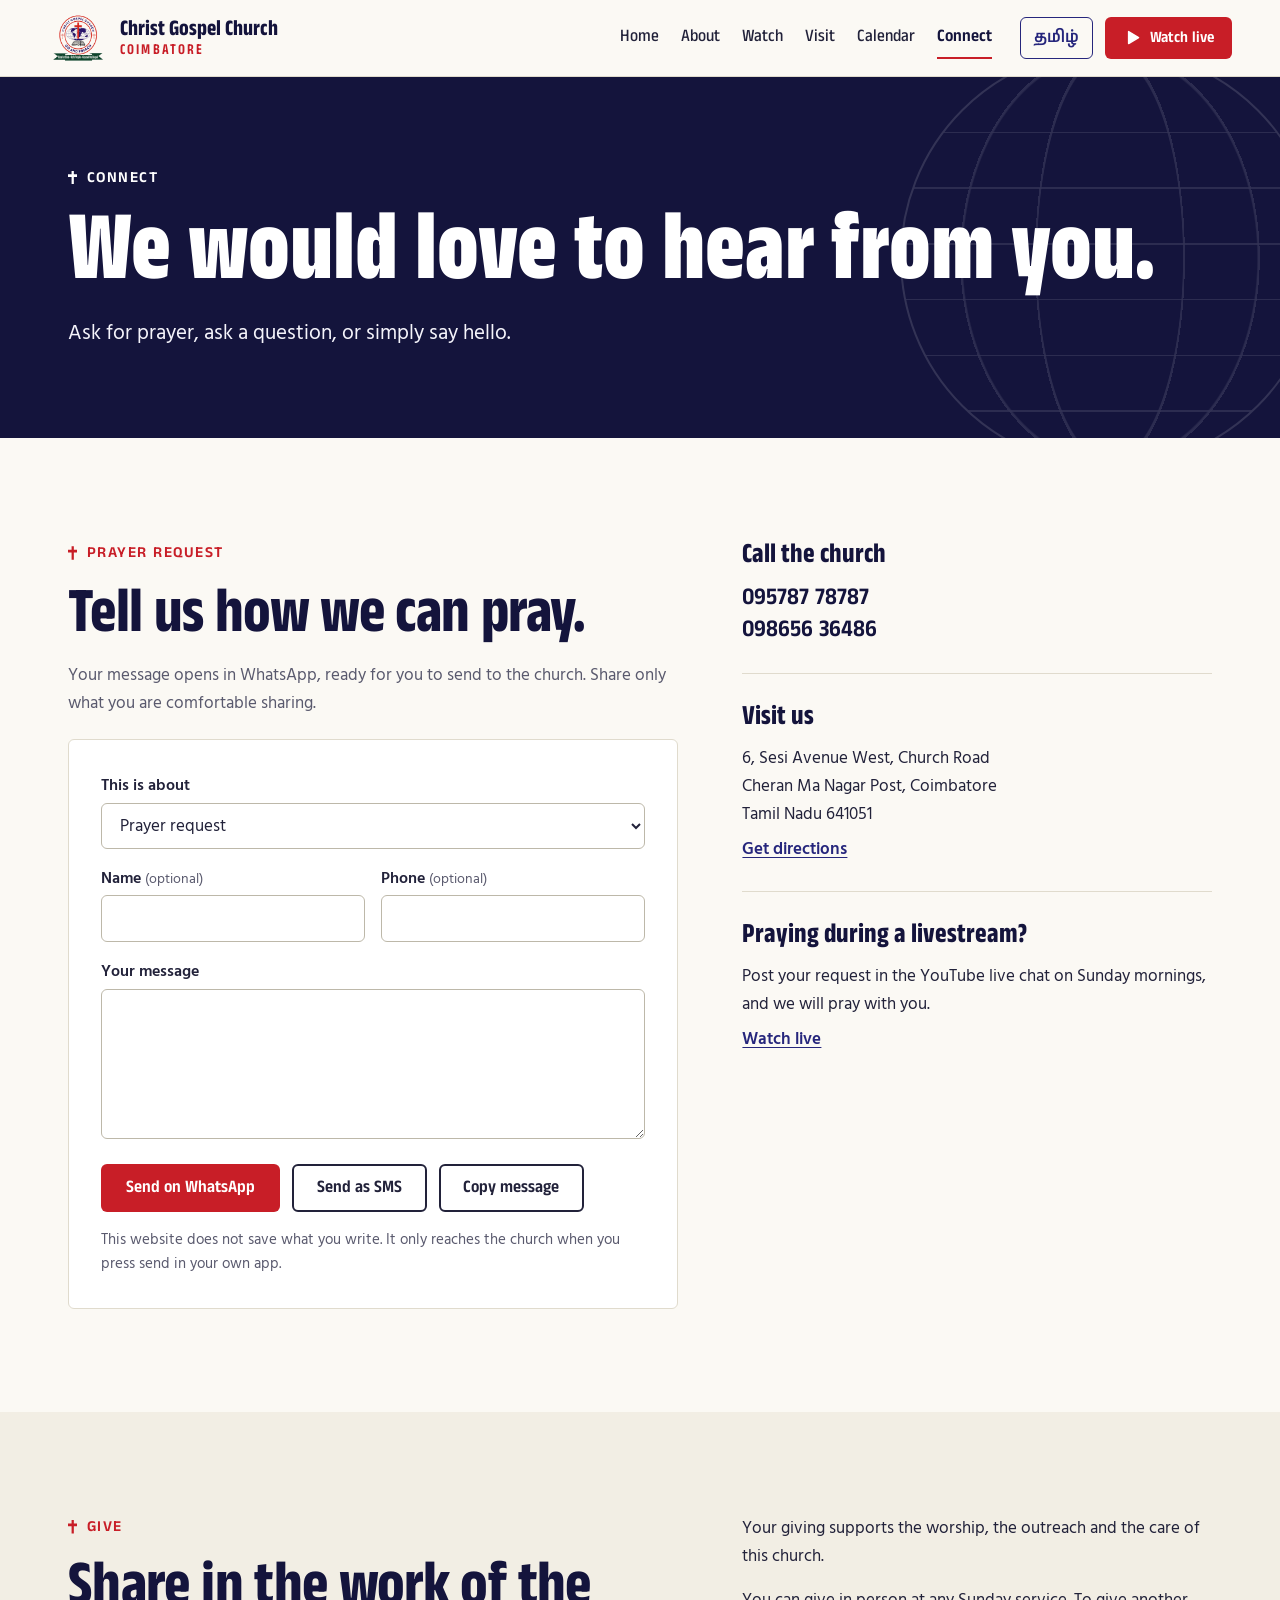
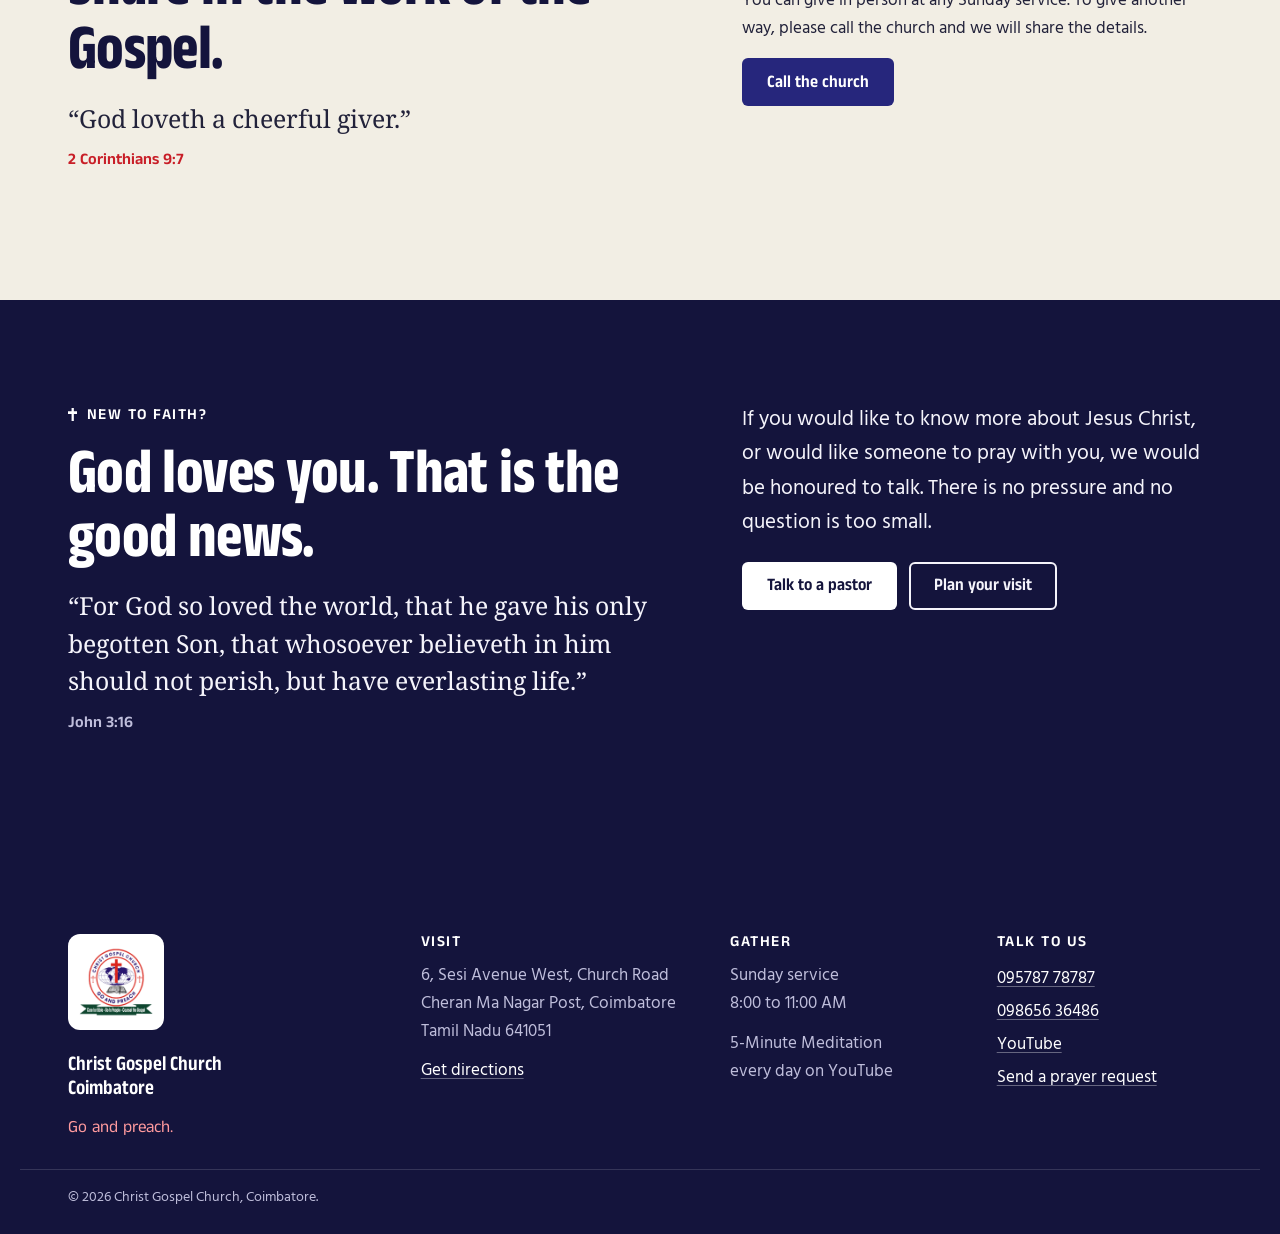
<file: connect.html>
<!doctype html>
<html lang="en">
<head>
  <meta charset="utf-8">
  <meta name="viewport" content="width=device-width, initial-scale=1">
  <title>Connect | Christ Gospel Church, Coimbatore</title>
  <meta name="description" content="Send a prayer request, call the church, or find out how to give to Christ Gospel Church, Coimbatore.">
  <meta name="theme-color" content="#14143c">
  <link rel="icon" href="assets/img/emblem.svg" type="image/svg+xml">
  <link rel="preconnect" href="https://fonts.googleapis.com">
  <link rel="preconnect" href="https://fonts.gstatic.com" crossorigin>
  <link rel="stylesheet" href="https://fonts.googleapis.com/css2?family=Anek+Tamil:wdth,wght@75..125,400..800&family=Hind+Madurai:wght@400;500;600&family=Noto+Serif+Tamil:wght@400;600&display=swap">
  <link rel="stylesheet" href="assets/css/styles.css">
</head>
<body data-page="connect" data-title-key="title.connect">
  <header id="site-header" class="site-header"></header>
  <script src="assets/js/config.js"></script>
  <script src="assets/js/layout.js"></script>

  <main id="main">
    <section class="page-head on-dark">
      <div class="page-head-mark" aria-hidden="true"></div>
      <div class="wrap">
        <p class="kicker" data-i18n="connect.kicker">Connect</p>
        <h1 data-i18n="connect.title">We would love to hear from you.</h1>
        <p class="lede" data-i18n="connect.lede">Ask for prayer, ask a question, or simply say hello.</p>
      </div>
    </section>

    <section class="section" id="prayer">
      <div class="wrap connect-grid">
        <div>
          <p class="kicker" data-i18n="prayer.kicker">Prayer request</p>
          <h2 data-i18n="prayer.title">Tell us how we can pray.</h2>
          <p style="margin:1rem 0 1.4rem;color:var(--muted)" data-i18n="prayer.body">Your message opens in WhatsApp, ready for you to send to the church. Share only what you are comfortable sharing.</p>
          <form class="form" id="prayer-form" novalidate>
            <div class="field">
              <label for="pr-type" data-i18n="form.type">This is about</label>
              <select id="pr-type" name="type">
                <option data-i18n="form.optPrayer">Prayer request</option>
                <option data-i18n="form.optThanks">Thanksgiving</option>
                <option data-i18n="form.optVisit">Please visit or call me</option>
                <option data-i18n="form.optQuestion">A question</option>
              </select>
            </div>
            <div class="form-pair">
              <div class="field">
                <label for="pr-name"><span data-i18n="form.name">Name</span> <small data-i18n="form.optional">(optional)</small></label>
                <input id="pr-name" name="name" type="text" autocomplete="name">
              </div>
              <div class="field">
                <label for="pr-phone"><span data-i18n="form.phone">Phone</span> <small data-i18n="form.optional">(optional)</small></label>
                <input id="pr-phone" name="phone" type="tel" autocomplete="tel" inputmode="tel">
              </div>
            </div>
            <div class="field">
              <label for="pr-message" data-i18n="form.message">Your message</label>
              <textarea id="pr-message" name="message" required aria-describedby="prayer-error"></textarea>
              <p class="form-error" id="prayer-error" role="alert" hidden data-i18n="form.error">Please write your message first.</p>
            </div>
            <div class="btn-row">
              <button class="btn btn-red" type="submit" data-i18n="form.whatsapp">Send on WhatsApp</button>
              <button class="btn btn-ghost" type="button" id="prayer-sms" data-i18n="form.sms">Send as SMS</button>
              <button class="btn btn-ghost" type="button" id="prayer-copy" data-i18n="form.copy">Copy message</button>
            </div>
            <p class="form-ok" id="prayer-copied" role="status" hidden data-i18n="form.copied">Copied. Paste it wherever you like.</p>
            <p class="form-note" data-i18n="form.privacy">This website does not save what you write. It only reaches the church when you press send in your own app.</p>
          </form>
        </div>
        <div class="side-stack">
          <div class="side-block">
            <h3 data-i18n="connect.callTitle">Call the church</h3>
            <a class="phone-link" data-phone="0"></a>
            <a class="phone-link" data-phone="1"></a>
          </div>
          <div class="side-block">
            <h3 data-i18n="connect.visitTitle">Visit us</h3>
            <address data-address></address>
            <p style="margin-top:.4em"><a class="text-link" data-map-link target="_blank" rel="noopener" data-i18n="find.directions">Get directions</a></p>
          </div>
          <div class="side-block">
            <h3 data-i18n="connect.liveTitle">Praying during a livestream?</h3>
            <p data-i18n="connect.liveBody">Post your request in the YouTube live chat on Sunday mornings, and we will pray with you.</p>
            <p style="margin-top:.4em"><a class="text-link" href="watch.html#live" data-i18n="status.watch">Watch live</a></p>
          </div>
        </div>
      </div>
    </section>

    <section class="section section-deep" id="give">
      <div class="wrap connect-grid">
        <div>
          <p class="kicker" data-i18n="give.kicker">Give</p>
          <h2 data-i18n="give.title">Share in the work of the Gospel.</h2>
          <blockquote class="scripture-quote" style="margin-inline:0">
            <span data-i18n="verse.cor">“God loveth a cheerful giver.”</span>
            <cite data-i18n="verse.corRef">2 Corinthians 9:7</cite>
          </blockquote>
        </div>
        <div>
          <p data-i18n="give.body">Your giving supports the worship, the outreach and the care of this church.</p>
          <dl class="giving-list" id="giving-details" hidden></dl>
          <div id="giving-fallback" style="margin-top:1rem">
            <p data-i18n="give.fallback">You can give in person at any Sunday service. To give another way, please call the church and we will share the details.</p>
            <div class="btn-row" style="margin-top:1rem"><a class="btn btn-indigo" data-phone="0" data-keep-text="1" data-i18n="home.prayerCall">Call the church</a></div>
          </div>
        </div>
      </div>
    </section>

    <section class="section on-dark" id="faith">
      <div class="wrap connect-grid">
        <div>
          <p class="kicker" data-i18n="faith.kicker">New to faith?</p>
          <h2 data-i18n="faith.title">God loves you. That is the good news.</h2>
          <blockquote class="scripture-quote" style="margin-inline:0">
            <span data-i18n="verse.john">“For God so loved the world, that he gave his only begotten Son, that whosoever believeth in him should not perish, but have everlasting life.”</span>
            <cite data-i18n="verse.johnRef">John 3:16</cite>
          </blockquote>
        </div>
        <div>
          <p class="lede" data-i18n="faith.body">If you would like to know more about Jesus Christ, or would like someone to pray with you, we would be honoured to talk. There is no pressure and no question is too small.</p>
          <div class="btn-row" style="margin-top:1.4rem">
            <a class="btn btn-white" data-phone="0" data-keep-text="1" data-i18n="faith.talk">Talk to a pastor</a>
            <a class="btn btn-ghost" href="visit.html" data-i18n="home.ctaVisit">Plan your visit</a>
          </div>
        </div>
      </div>
    </section>
  </main>

  <footer id="site-footer" class="site-footer"></footer>
  <script src="assets/js/videos.js"></script>
  <script src="assets/js/i18n-ta.js"></script>
  <script src="assets/js/main.js"></script>
</body>
</html>
</file>
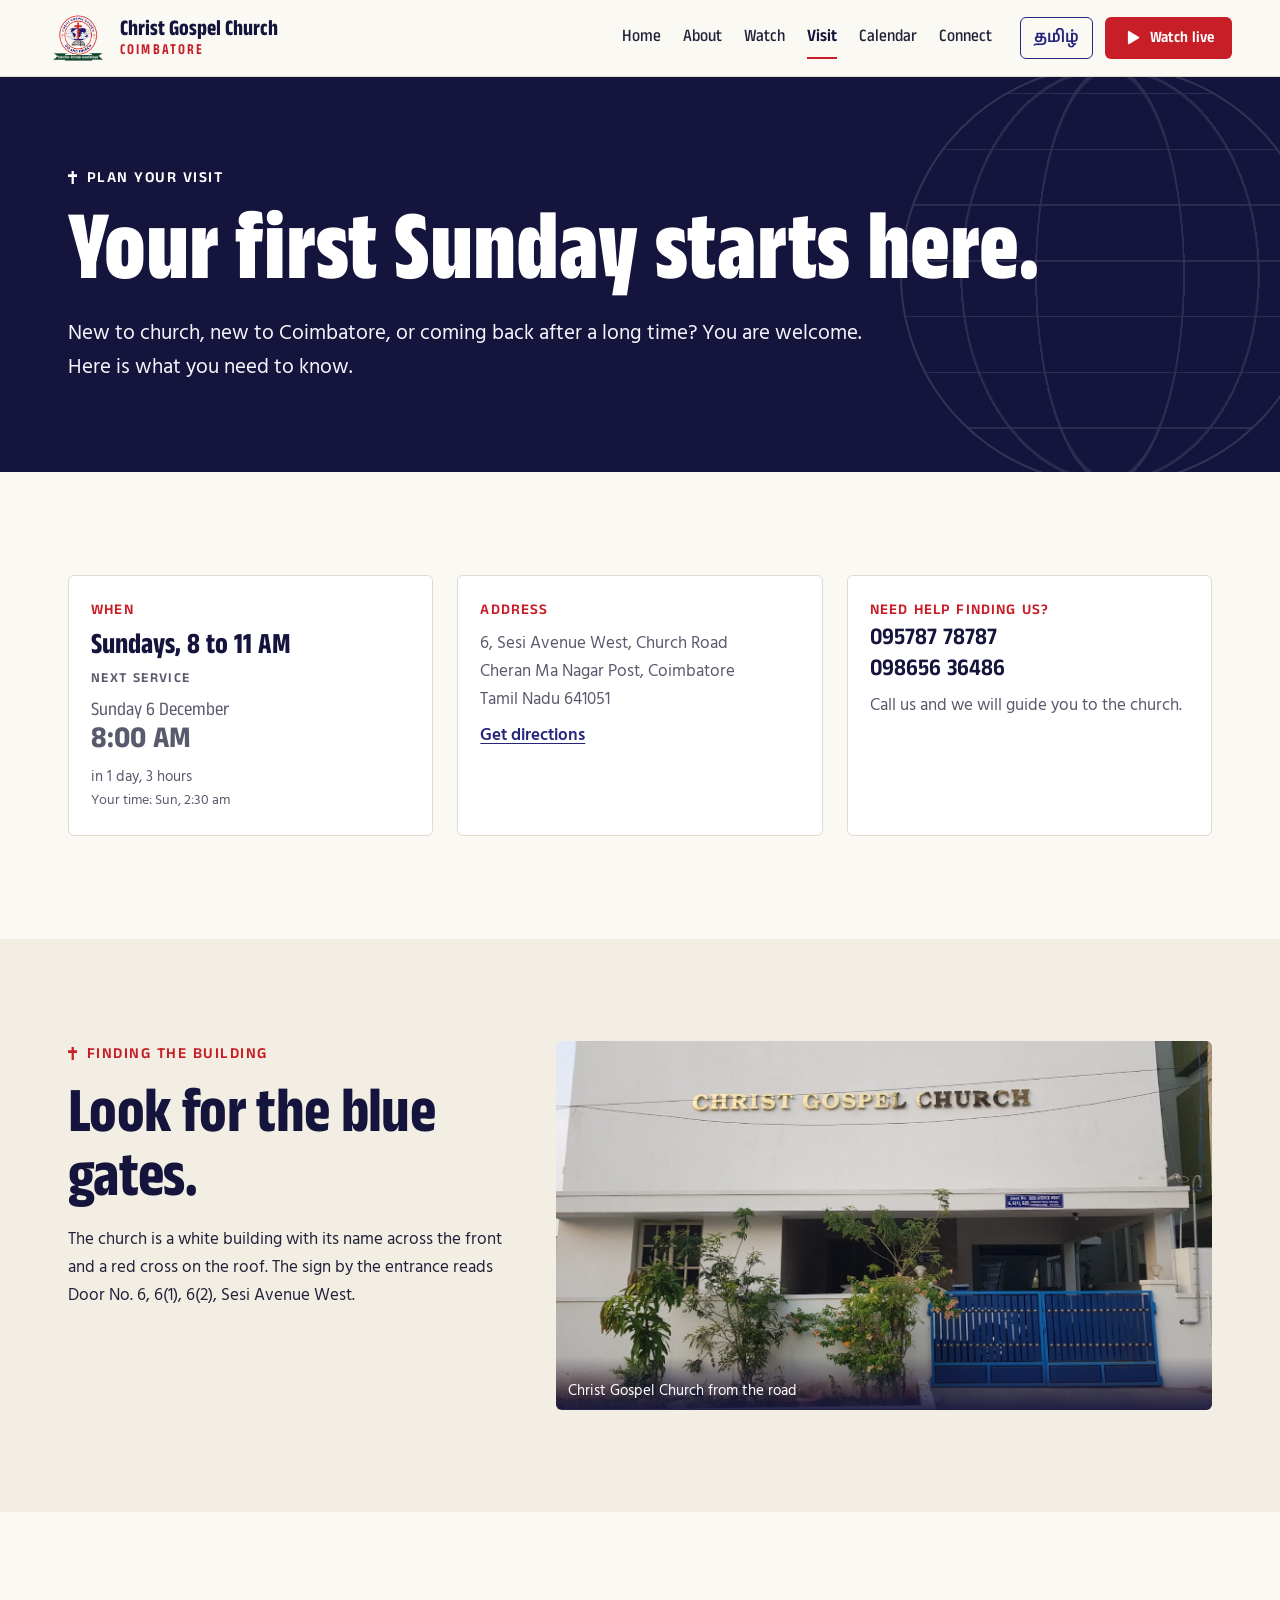
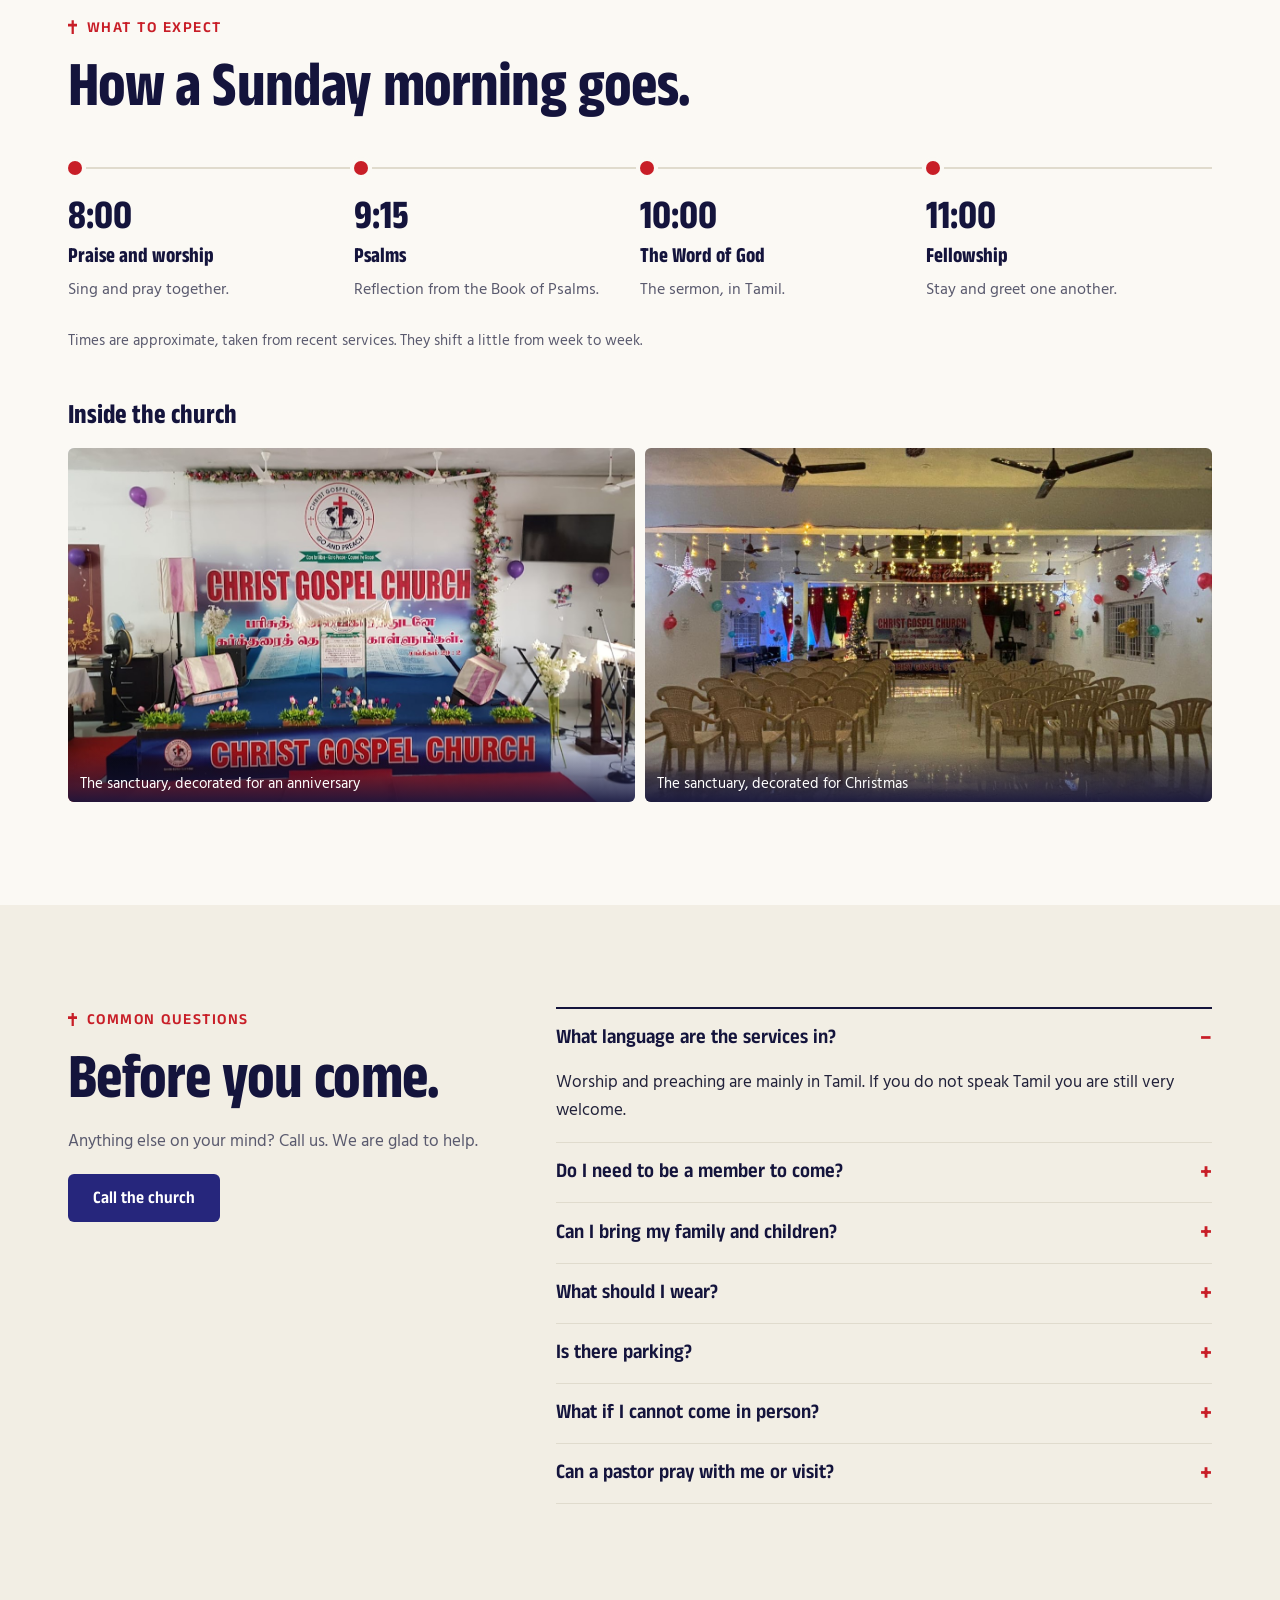
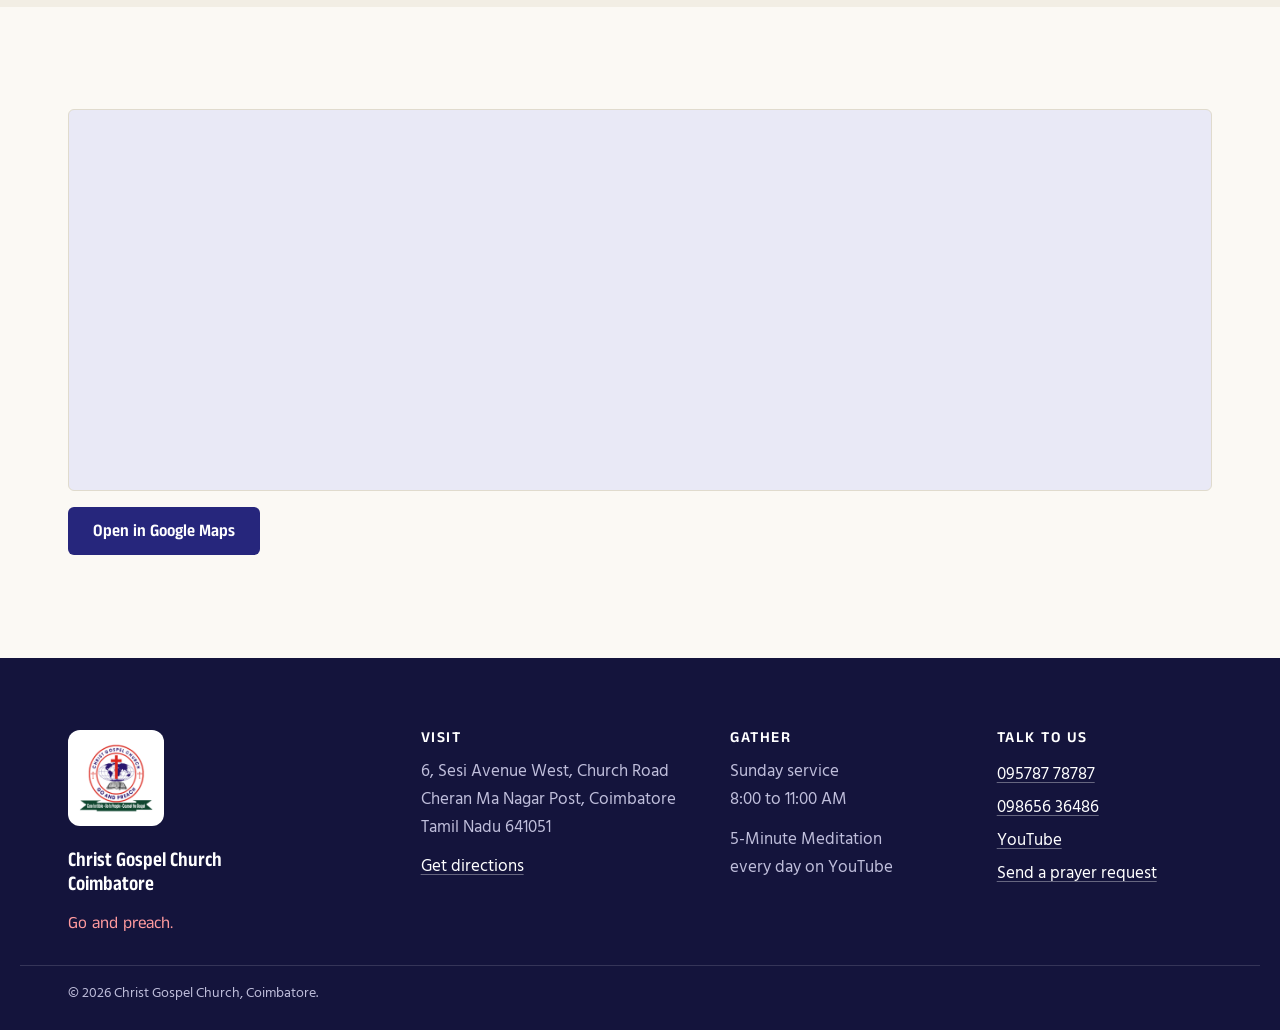
<file: visit.html>
<!doctype html>
<html lang="en">
<head>
  <meta charset="utf-8">
  <meta name="viewport" content="width=device-width, initial-scale=1">
  <title>Plan your visit | Christ Gospel Church, Coimbatore</title>
  <meta name="description" content="Service time, address, map and what to expect on your first Sunday at Christ Gospel Church, Cheran Ma Nagar, Coimbatore.">
  <meta name="theme-color" content="#14143c">
  <link rel="icon" href="assets/img/emblem.svg" type="image/svg+xml">
  <link rel="preconnect" href="https://fonts.googleapis.com">
  <link rel="preconnect" href="https://fonts.gstatic.com" crossorigin>
  <link rel="stylesheet" href="https://fonts.googleapis.com/css2?family=Anek+Tamil:wdth,wght@75..125,400..800&family=Hind+Madurai:wght@400;500;600&family=Noto+Serif+Tamil:wght@400;600&display=swap">
  <link rel="stylesheet" href="assets/css/styles.css">
</head>
<body data-page="visit" data-title-key="title.visit">
  <header id="site-header" class="site-header"></header>
  <script src="assets/js/config.js"></script>
  <script src="assets/js/layout.js"></script>

  <main id="main">
    <section class="page-head on-dark">
      <div class="page-head-mark" aria-hidden="true"></div>
      <div class="wrap">
        <p class="kicker" data-i18n="visit.kicker">Plan your visit</p>
        <h1 data-i18n="visit.title">Your first Sunday starts here.</h1>
        <p class="lede" data-i18n="visit.lede">New to church, new to Coimbatore, or coming back after a long time? You are welcome. Here is what you need to know.</p>
      </div>
    </section>

    <section class="section">
      <div class="wrap">
        <div class="fact-row">
          <div class="fact">
            <p class="fact-label" data-i18n="visit.whenLabel">When</p>
            <p class="fact-big" data-i18n="visit.when">Sundays, 8 to 11 AM</p>
            <div data-service-status class="visit-status"></div>
          </div>
          <div class="fact">
            <p class="fact-label" data-i18n="find.address">Address</p>
            <address data-address></address>
            <a class="text-link" data-map-link target="_blank" rel="noopener" data-i18n="find.directions">Get directions</a>
          </div>
          <div class="fact">
            <p class="fact-label" data-i18n="visit.helpLabel">Need help finding us?</p>
            <a class="phone-link" data-phone="0"></a>
            <a class="phone-link" data-phone="1"></a>
            <p data-i18n="visit.helpBody">Call us and we will guide you to the church.</p>
          </div>
        </div>
      </div>
    </section>

    <section class="section section-deep">
      <div class="wrap find find-center">
        <div>
          <p class="kicker" data-i18n="visit.spotKicker">Finding the building</p>
          <h2 data-i18n="visit.spotTitle">Look for the blue gates.</h2>
          <p style="margin-top:1rem" data-i18n="visit.spotBody">The church is a white building with its name across the front and a red cross on the roof. The sign by the entrance reads Door No. 6, 6(1), 6(2), Sesi Avenue West.</p>
        </div>
        <figure class="photo photo-wide">
          <img src="assets/img/church/front-day.jpg" alt="The white church building by day, with its name in gold letters and blue gates" data-i18n-attr="alt:alt.day" width="1360" height="765" loading="lazy">
          <figcaption data-i18n="photo.day">Christ Gospel Church from the road</figcaption>
        </figure>
      </div>
    </section>

    <section class="section">
      <div class="wrap">
        <div class="section-head">
          <div>
            <p class="kicker" data-i18n="visit.flowKicker">What to expect</p>
            <h2 data-i18n="visit.flowTitle">How a Sunday morning goes.</h2>
          </div>
        </div>
        <ol class="flow flow-light">
          <li><time data-i18n="flow.t1">8:00</time><h3 data-i18n="flow.h1">Praise and worship</h3><p data-i18n="flow.p1">Sing and pray together.</p></li>
          <li><time data-i18n="flow.t2">9:15</time><h3 data-i18n="flow.h2">Psalms</h3><p data-i18n="flow.p2">Reflection from the Book of Psalms.</p></li>
          <li><time data-i18n="flow.t3">10:00</time><h3 data-i18n="flow.h3">The Word of God</h3><p data-i18n="flow.p3">The sermon, in Tamil.</p></li>
          <li><time data-i18n="flow.t4">11:00</time><h3 data-i18n="flow.h4">Fellowship</h3><p data-i18n="flow.p4">Stay and greet one another.</p></li>
        </ol>
        <p class="flow-note" style="color:var(--muted)" data-i18n="flow.note">Times are approximate, taken from recent services. They shift a little from week to week.</p>
        <h3 style="margin:48px 0 16px" data-i18n="visit.insideTitle">Inside the church</h3>
        <div class="photo-pair">
          <figure class="photo">
            <img src="assets/img/church/sanctuary-stage.jpg" alt="The stage at the front of the sanctuary with the church emblem, flowers and balloons" data-i18n-attr="alt:alt.stage" width="1360" height="765" loading="lazy">
            <figcaption data-i18n="photo.stage">The sanctuary, decorated for an anniversary</figcaption>
          </figure>
          <figure class="photo">
            <img src="assets/img/church/sanctuary-christmas.jpg" alt="Rows of chairs facing the stage in the sanctuary, with Christmas stars and lights overhead" data-i18n-attr="alt:alt.christmas" width="1280" height="960" loading="lazy">
            <figcaption data-i18n="photo.christmas">The sanctuary, decorated for Christmas</figcaption>
          </figure>
        </div>
      </div>
    </section>

    <section class="section section-deep">
      <div class="wrap find">
        <div>
          <p class="kicker" data-i18n="visit.faqKicker">Common questions</p>
          <h2 data-i18n="visit.faqTitle">Before you come.</h2>
          <p style="margin-top:1rem;color:var(--muted)" data-i18n="visit.faqBody">Anything else on your mind? Call us. We are glad to help.</p>
          <div class="btn-row" style="margin-top:1.2rem"><a class="btn btn-indigo" data-phone="0" data-keep-text="1" data-i18n="home.prayerCall">Call the church</a></div>
        </div>
        <div class="faq">
          <details open>
            <summary data-i18n="faq.q1">What language are the services in?</summary>
            <p data-i18n="faq.a1">Worship and preaching are mainly in Tamil. If you do not speak Tamil you are still very welcome.</p>
          </details>
          <details>
            <summary data-i18n="faq.q2">Do I need to be a member to come?</summary>
            <p data-i18n="faq.a2">No. Everyone is welcome, whatever your background. You do not need an invitation or to register.</p>
          </details>
          <details>
            <summary data-i18n="faq.q3">Can I bring my family and children?</summary>
            <p data-i18n="faq.a3">Yes, please do. Families worship together here.</p>
          </details>
          <details>
            <summary data-i18n="faq.q4">What should I wear?</summary>
            <p data-i18n="faq.a4">Wear what is modest and comfortable for you. Come as you are.</p>
          </details>
          <details>
            <summary data-i18n="faq.q5">Is there parking?</summary>
            <p data-i18n="faq.a5">If you are coming by car or two-wheeler, call us before you leave and we will tell you where to park.</p>
          </details>
          <details>
            <summary data-i18n="faq.q6">What if I cannot come in person?</summary>
            <p data-i18n="faq.a6">Join the service live on YouTube from about 8:15 AM on Sundays. You can post prayer requests in the live chat.</p>
          </details>
          <details>
            <summary data-i18n="faq.q7">Can a pastor pray with me or visit?</summary>
            <p data-i18n="faq.a7">Yes. Speak to us after the service, phone the church, or send a prayer request through this website.</p>
          </details>
        </div>
      </div>
    </section>

    <section class="section">
      <div class="wrap">
        <div class="find-map" data-map-frame></div>
        <div class="btn-row" style="margin-top:16px">
          <a class="btn btn-indigo" data-map-link target="_blank" rel="noopener" data-i18n="visit.openMaps">Open in Google Maps</a>
        </div>
      </div>
    </section>
  </main>

  <footer id="site-footer" class="site-footer"></footer>
  <script src="assets/js/videos.js"></script>
  <script src="assets/js/i18n-ta.js"></script>
  <script src="assets/js/main.js"></script>
</body>
</html>
</file>
<file: assets/css/styles.css>
/* Colours are sampled from the church emblem: cross red, globe indigo, ribbon green. */
:root {
  --ink: #14143c;
  --indigo: #26267c;
  --indigo-soft: #e9e9f6;
  --red: #c81e27;
  --red-dark: #a3161e;
  --green: #1c5a3c;
  --green-dark: #143f2b;
  --paper: #fbf9f4;
  --paper-deep: #f2eee4;
  --card: #fff;
  --line: #e0dbcd;
  --text: #22223a;
  --muted: #5a5a6e;
  --on-dark: #f5f4fb;
  --on-dark-muted: #bfbedb;

  --font-display: 'Anek Tamil', 'Nirmala UI', 'Arial Narrow', sans-serif;
  --font-body: 'Hind Madurai', 'Nirmala UI', system-ui, sans-serif;
  --font-scripture: 'Noto Serif Tamil', Georgia, 'Nirmala UI', serif;

  --gutter: clamp(16px, 4vw, 48px);
  --max: 1240px;
  --section: clamp(56px, 8vw, 112px);
  --radius: 6px;
  color-scheme: light;
}

*, *::before, *::after { box-sizing: border-box; }
html { -webkit-text-size-adjust: 100%; scroll-behavior: smooth; scroll-padding-top: 96px; }
body {
  margin: 0;
  background: var(--paper);
  color: var(--text);
  font-family: var(--font-body);
  font-size: 1.0625rem;
  line-height: 1.65;
  overflow-x: hidden;
}
html[lang='ta'] body { line-height: 1.8; }
img, iframe, canvas { display: block; max-width: 100%; }
h1, h2, h3, p, ul, ol, dl, dd, figure, address { margin: 0; padding: 0; }
ul, ol { list-style: none; }
address { font-style: normal; }
a { color: inherit; }
button, input, select, textarea { font: inherit; color: inherit; }
button { cursor: pointer; }
:focus-visible { outline: 3px solid var(--red); outline-offset: 2px; border-radius: 2px; }
.on-dark :focus-visible, .site-footer :focus-visible { outline-color: #fff; }

h1, h2, h3 { font-family: var(--font-display); font-stretch: 80%; line-height: 1; color: var(--ink); font-weight: 700; }
h1, h2, h3 { overflow-wrap: break-word; }
html[lang='ta'] h1, html[lang='ta'] h2, html[lang='ta'] h3 { line-height: 1.25; font-stretch: 85%; }
h2 { font-size: clamp(2.25rem, 5.4vw, 4rem); letter-spacing: -.01em; }
html[lang='ta'] h2 { font-size: clamp(1.8rem, 4.6vw, 3.4rem); letter-spacing: 0; }
h3 { font-size: clamp(1.4rem, 2.4vw, 1.75rem); line-height: 1.1; }

.icon { width: 1.2em; height: 1.2em; flex: none; }
.wrap { width: min(100%, var(--max)); margin-inline: auto; padding-inline: var(--gutter); }
.section { padding-block: var(--section); }
.section-deep { background: var(--paper-deep); }
.on-dark { background: var(--ink); color: var(--on-dark); }
.on-dark h1, .on-dark h2, .on-dark h3 { color: #fff; }
.lede { font-size: clamp(1.125rem, 1.8vw, 1.3rem); max-width: 40em; }

.kicker {
  display: flex; align-items: center; gap: .6em;
  margin-bottom: 1em;
  font-family: var(--font-display); font-weight: 600; font-size: .95rem;
  letter-spacing: .1em; text-transform: uppercase; color: var(--red);
}
html[lang='ta'] .kicker { letter-spacing: .02em; font-size: 1.05rem; }
.kicker::before {
  content: ''; width: .62em; height: .9em; flex: none; background: currentColor;
  clip-path: polygon(38% 0, 62% 0, 62% 26%, 100% 26%, 100% 46%, 62% 46%, 62% 100%, 38% 100%, 38% 46%, 0 46%, 0 26%, 38% 26%);
}
.on-dark .kicker, .band-red .kicker { color: #fff; }
.section-head { display: flex; flex-wrap: wrap; justify-content: space-between; align-items: end; gap: 16px 40px; margin-bottom: clamp(28px, 4vw, 48px); }
.section-head > div { max-width: 44rem; min-width: 0; }
.section-head p:not(.kicker) { margin-top: 1rem; color: var(--muted); }
.on-dark .section-head p:not(.kicker) { color: var(--on-dark-muted); }

/* Buttons */
.btn {
  display: inline-flex; align-items: center; justify-content: center; gap: .5em;
  min-height: 48px; padding: .55em 1.3em;
  border: 2px solid transparent; border-radius: var(--radius);
  font-family: var(--font-display); font-weight: 600; font-size: 1.1rem; font-stretch: 90%; line-height: 1.1;
  text-align: center; text-decoration: none; background: none; transition: background-color .15s, color .15s, border-color .15s;
}
.btn-small { min-height: 42px; font-size: 1rem; padding: .4em 1em; }
.btn-red { background: var(--red); color: #fff; }
.btn-red:hover { background: var(--red-dark); }
.btn-indigo { background: var(--indigo); color: #fff; }
.btn-indigo:hover { background: var(--ink); }
.btn-white { background: #fff; color: var(--ink); }
.btn-white:hover { background: var(--indigo-soft); }
.btn-ghost { border-color: currentColor; color: inherit; }
.btn-ghost:hover { background: rgba(127, 127, 160, .16); }
.btn-row { display: flex; flex-wrap: wrap; gap: 12px; }
.text-link { color: var(--indigo); font-weight: 600; text-underline-offset: .2em; }
.text-link:hover { color: var(--red); }
.on-dark .text-link { color: #fff; }

/* Header */
.site-header { position: sticky; top: 0; z-index: 30; min-height: 76px; background: var(--paper); border-bottom: 1px solid var(--line); }
.skip { position: absolute; left: 8px; top: -60px; padding: 8px 14px; background: var(--ink); color: #fff; z-index: 40; }
.skip:focus { top: 8px; }
.header-inner { display: flex; align-items: center; justify-content: space-between; gap: 20px; width: min(100%, 1400px); margin-inline: auto; padding: 8px var(--gutter); min-height: 76px; }
.brand { display: flex; align-items: center; gap: 12px; text-decoration: none; min-width: 0; }
.brand img { width: 60px; height: 60px; mix-blend-mode: multiply; flex: none; }
.brand-name { display: flex; flex-direction: column; font-family: var(--font-display); font-stretch: 80%; line-height: 1.05; color: var(--ink); }
.brand-name strong { font-size: 1.4rem; font-weight: 700; white-space: nowrap; }
.brand-name span { font-size: .95rem; letter-spacing: .14em; text-transform: uppercase; color: var(--red); font-weight: 600; }
.site-nav { display: flex; align-items: center; gap: 28px; }
.site-nav ul { display: flex; gap: 22px; }
.site-nav li a { display: block; padding: .3em 0; font-family: var(--font-display); font-weight: 500; font-size: 1.1rem; font-stretch: 90%; text-decoration: none; border-bottom: 2px solid transparent; }
.site-nav li a:hover { color: var(--red); }
.site-nav li a[aria-current='page'] { border-color: var(--red); color: var(--ink); font-weight: 600; }
.nav-actions { display: flex; align-items: center; gap: 12px; }
.lang-toggle { min-height: 42px; min-width: 62px; padding: 0 .8em; border: 1.5px solid var(--indigo); border-radius: var(--radius); background: none; color: var(--indigo); font-family: var(--font-display); font-weight: 600; font-size: 1rem; }
.lang-toggle:hover { background: var(--indigo); color: #fff; }
.lang-toggle-top { display: none; flex: none; margin-left: auto; }
.menu-toggle { display: none; width: 46px; height: 46px; border: 1.5px solid var(--line); border-radius: var(--radius); background: var(--card); align-items: center; justify-content: center; flex: none; }

@media (max-width: 1060px) {
  .menu-toggle { display: inline-flex; }
  .lang-toggle-top { display: block; margin-right: -8px; }
  .nav-actions .lang-toggle { display: none; }
  .site-nav { display: none; position: absolute; inset: 100% 0 auto 0; padding: 12px var(--gutter) 22px; flex-direction: column; align-items: stretch; gap: 14px; background: var(--paper); border-bottom: 1px solid var(--line); box-shadow: 0 16px 30px rgba(20, 20, 60, .12); }
  .site-nav.open { display: flex; }
  .site-nav ul { flex-direction: column; gap: 0; }
  .site-nav li a { padding: .6em 0; font-size: 1.3rem; border-bottom: 1px solid var(--line); }
  .site-nav li a[aria-current='page'] { color: var(--red); border-color: var(--line); }
  .nav-actions > * { flex: 1; min-height: 48px; }
}
@media (max-width: 430px) {
  .header-inner { gap: 10px; }
  .brand { gap: 8px; }
  .brand img { width: 46px; height: 46px; }
  .brand-name strong { font-size: 1.12rem; }
  .brand-name span { font-size: .78rem; }
  .lang-toggle-top { min-width: 0; padding: 0 .55em; font-size: .92rem; }
  .menu-toggle { width: 42px; height: 42px; }
}

/* Hero */
.hero { position: relative; overflow: hidden; }
.hero-inner { position: relative; display: grid; grid-template-columns: minmax(0, 1.2fr) minmax(0, 1fr); align-items: center; gap: 32px; min-height: min(84vh, 780px); padding-block: clamp(48px, 7vw, 88px); }
.hero-copy { position: relative; z-index: 2; }
.hero h1 { font-size: clamp(3.4rem, 9.2vw, 7.6rem); line-height: .88; font-stretch: 75%; font-weight: 800; letter-spacing: -.015em; text-transform: uppercase; }
html[lang='ta'] .hero h1 { line-height: .88; font-stretch: 75%; }
.hero h1 span { display: block; color: #ff6b70; }
.hero .lede { margin-top: 1.4rem; color: var(--on-dark); max-width: 31em; }
.hero .btn-row { margin-top: 1.8rem; }
.hero-art { position: relative; z-index: 1; display: grid; place-items: center; }
.globe-wrap { position: relative; width: min(100%, 520px); aspect-ratio: 1; }
.globe-wrap canvas { width: 100%; height: 100%; }
.hero-cross { position: absolute; left: 50%; top: -5%; bottom: -8%; width: 8.5%; transform: translateX(-50%); background: var(--red); box-shadow: 0 0 60px rgba(200, 30, 39, .45); }
.hero-cross::after { content: ''; position: absolute; left: 50%; top: 21%; width: 410%; height: 8%; min-height: 0; transform: translateX(-50%); background: var(--red); }
.status-card { position: absolute; right: 0; bottom: 6%; width: min(280px, 62%); padding: 18px 20px; background: var(--paper); color: var(--text); border-radius: var(--radius); border-top: 5px solid var(--red); box-shadow: 0 18px 44px rgba(0, 0, 0, .35); z-index: 3; }
.status-label { font-family: var(--font-display); font-weight: 600; font-size: .85rem; letter-spacing: .1em; text-transform: uppercase; color: var(--red); display: flex; align-items: center; gap: .5em; }
html[lang='ta'] .status-label { letter-spacing: 0; font-size: 1rem; }
.status-when { font-family: var(--font-display); font-size: 1.2rem; font-stretch: 90%; line-height: 1.2; color: var(--ink); margin-top: .35em; }
.status-when strong { font-size: 1.9rem; font-weight: 700; }
.status-count { color: var(--muted); font-size: .95rem; margin-top: .4em; }
.status-local { display: block; color: var(--muted); font-size: .85rem; }
.status-card .btn { margin-top: .7em; width: 100%; }
.pulse { width: .7em; height: .7em; border-radius: 50%; background: var(--red); animation: pulse 1.6s infinite; }
@keyframes pulse { 0% { box-shadow: 0 0 0 0 rgba(200, 30, 39, .55); } 70% { box-shadow: 0 0 0 10px rgba(200, 30, 39, 0); } 100% { box-shadow: 0 0 0 0 rgba(200, 30, 39, 0); } }
@media (max-width: 860px) {
  .hero-inner { grid-template-columns: minmax(0, 1fr); min-height: 0; padding-bottom: 28px; }
  .hero-art { display: block; }
  .globe-wrap { position: absolute; width: 118%; max-width: 620px; left: 34%; top: 12px; opacity: .3; pointer-events: none; }
  .hero-art { position: static; }
  .hero-cross { display: none; }
  .status-card { position: relative; inset: auto; width: 100%; max-width: 420px; }
}

/* Ribbon, taken from the band across the emblem */
.ribbon { position: relative; background: var(--green); color: #fff; }
.ribbon ul { display: flex; flex-wrap: wrap; justify-content: center; gap: .2em 1.4em; padding: .75em var(--gutter); font-family: var(--font-display); font-stretch: 80%; font-weight: 600; font-size: clamp(1.15rem, 2.5vw, 1.7rem); line-height: 1.2; text-align: center; }
.ribbon li + li::before { content: '\2020'; margin-right: 1.4em; color: #ff9a9e; font-weight: 400; }
@media (max-width: 640px) {
  .ribbon ul { flex-direction: column; }
  .ribbon li + li::before { display: none; }
}

/* Church photographs */
.photo { position: relative; width: 100%; overflow: hidden; border-radius: var(--radius); background: var(--indigo-soft); }
.photo img { position: absolute; inset: 0; width: 100%; height: 100%; object-fit: cover; }
.photo figcaption { position: absolute; inset: auto 0 0 0; padding: 24px 12px 8px; color: #fff; font-size: .95rem; line-height: 1.35; background: linear-gradient(transparent, rgba(20, 20, 60, .9)); }
.photo-wide { aspect-ratio: 16 / 9; }
.prose-split + .wrap .photo-wide { margin-top: clamp(32px, 5vw, 64px); }
.mosaic { display: grid; grid-template-columns: minmax(0, 2.37fr) minmax(0, 1fr); gap: 10px; }
.mosaic-main { aspect-ratio: 16 / 9; }
.photo-pair, .photo-trio { display: grid; grid-template-columns: repeat(2, minmax(0, 1fr)); gap: 10px; }
.photo-trio { grid-template-columns: repeat(3, minmax(0, 1fr)); margin-bottom: 10px; }
.photo-pair .photo, .photo-trio .photo { aspect-ratio: 16 / 10; }
.photo-pair-tall .photo { aspect-ratio: 4 / 3; }
.find-center { align-items: center; }
@media (max-width: 860px) { .photo-trio { grid-template-columns: minmax(0, 1fr); } }
@media (max-width: 480px) { .photo figcaption { font-size: .85rem; } }
@media (max-width: 760px) {
  .mosaic, .photo-pair { grid-template-columns: minmax(0, 1fr); }
  .mosaic .photo:not(.mosaic-main) { aspect-ratio: 3 / 4; }
}

/* Meditation block */
.today { display: grid; grid-template-columns: minmax(0, 1.65fr) minmax(0, 1fr); gap: clamp(24px, 4vw, 56px); align-items: start; }
.frame { position: relative; aspect-ratio: 16 / 9; background: var(--indigo); border-radius: var(--radius); overflow: hidden; }
.frame::before { content: ''; position: absolute; left: 50%; top: 50%; width: 44px; height: 44px; margin: -22px 0 0 -22px; border: 3px solid rgba(255, 255, 255, .25); border-top-color: #fff; border-radius: 50%; animation: spin 1s linear infinite; }
@keyframes spin { to { transform: rotate(360deg); } }
.frame iframe { position: absolute; inset: 0; width: 100%; height: 100%; border: 0; }
.frame-note { margin-top: .6rem; font-size: .95rem; color: var(--muted); }
.verse-card { padding: clamp(20px, 3vw, 30px); background: var(--indigo); color: var(--on-dark); border-radius: var(--radius); }
.verse-card .kicker { color: #fff; margin-bottom: .7em; }
.verse-text { font-family: var(--font-scripture); font-size: clamp(1.15rem, 1.9vw, 1.4rem); line-height: 1.55; }
html[lang='ta'] .verse-text { line-height: 1.85; }
.verse-ref { margin-top: .8em; font-family: var(--font-display); font-weight: 600; color: var(--on-dark-muted); }
.mini-list { margin-top: 18px; display: grid; gap: 2px; }
.mini-list .video-card a { display: grid; grid-template-columns: 96px 1fr; column-gap: 12px; padding: 8px 0; border-bottom: 1px solid var(--line); }
.mini-list .video-thumb { grid-row: span 2; align-self: start; }
.mini-list .video-play { display: none; }
.mini-list .video-title { margin-top: 0; font-size: 1.02rem; }
.mini-list .video-meta { font-size: .82rem; }
@media (max-width: 860px) { .today { grid-template-columns: minmax(0, 1fr); } }

/* Video cards */
.video-grid { display: grid; grid-template-columns: repeat(auto-fill, minmax(min(100%, 280px), 1fr)); gap: clamp(20px, 2.6vw, 32px) clamp(16px, 2vw, 24px); }
.video-card a { display: block; text-decoration: none; height: 100%; }
.video-thumb { position: relative; display: block; aspect-ratio: 16 / 9; background: var(--indigo-soft); border-radius: var(--radius); overflow: hidden; }
.video-thumb img { width: 100%; height: 100%; object-fit: cover; transition: transform .25s; }
.video-card a:hover .video-thumb img { transform: scale(1.04); }
.video-play { position: absolute; right: 10px; bottom: 10px; display: grid; place-items: center; width: 40px; height: 40px; border-radius: 50%; background: var(--red); color: #fff; font-size: .85rem; }
.video-title { display: block; margin-top: .65em; font-family: var(--font-display); font-weight: 600; font-stretch: 90%; font-size: 1.2rem; line-height: 1.2; color: var(--ink); }
.video-card a:hover .video-title { color: var(--red); }
.video-meta { display: block; margin-top: .25em; font-size: .9rem; line-height: 1.4; color: var(--muted); }
.on-dark .video-title { color: #fff; }
.on-dark .video-meta { color: var(--on-dark-muted); }

/* Mission */
.emblem-large { width: clamp(150px, 20vw, 240px); height: auto; mix-blend-mode: multiply; }
.mission { display: grid; grid-template-columns: repeat(3, minmax(0, 1fr)); border-top: 2px solid var(--ink); }
.mission > li { padding: clamp(20px, 3vw, 36px) clamp(16px, 3vw, 36px) clamp(20px, 3vw, 36px) 0; }
.mission > li + li { border-left: 1px solid var(--line); padding-left: clamp(16px, 3vw, 36px); }
.mission-letter { display: block; font-family: var(--font-display); font-weight: 800; font-stretch: 75%; font-size: clamp(5rem, 11vw, 9rem); line-height: .9; color: var(--red); }
.mission li:nth-child(2) .mission-letter { color: var(--indigo); }
.mission li:nth-child(3) .mission-letter { color: var(--green); }
.mission h3 { margin-top: .4em; }
.mission p { margin-top: .6em; color: var(--muted); }
@media (max-width: 760px) {
  .mission { grid-template-columns: minmax(0, 1fr); }
  .mission > li { display: grid; grid-template-columns: 72px 1fr; column-gap: 14px; padding: 20px 0; }
  .mission > li + li { border-left: 0; border-top: 1px solid var(--line); padding-left: 0; }
  .mission-letter { grid-row: span 2; font-size: 4.6rem; }
  .mission h3 { margin-top: .1em; }
}
.scripture-quote { font-family: var(--font-scripture); font-size: clamp(1.2rem, 2.2vw, 1.55rem); line-height: 1.5; margin-top: 1.2rem; max-width: 34em; }
html[lang='ta'] .scripture-quote { line-height: 1.8; }
.scripture-quote cite { display: block; margin-top: .6em; font-family: var(--font-display); font-style: normal; font-weight: 600; font-size: 1rem; color: var(--red); }
.on-dark .scripture-quote cite { color: var(--on-dark-muted); }

/* Sunday flow */
.flow { display: grid; grid-template-columns: repeat(4, minmax(0, 1fr)); gap: 0; counter-reset: flow; margin-top: 8px; }
.flow li { position: relative; padding: 26px 20px 0 0; border-top: 2px solid rgba(255, 255, 255, .3); }
.flow li::before { content: ''; position: absolute; top: -8px; left: 0; width: 14px; height: 14px; border-radius: 50%; background: var(--red); box-shadow: 0 0 0 4px var(--ink); }
.flow time { display: block; font-family: var(--font-display); font-weight: 700; font-stretch: 80%; font-size: clamp(1.8rem, 3.2vw, 2.6rem); line-height: 1.05; color: #fff; }
.flow h3 { margin-top: .35em; font-size: 1.35rem; }
.flow p { margin-top: .4em; color: var(--on-dark-muted); font-size: 1rem; }
.flow-note { margin-top: 26px; font-size: .95rem; color: var(--on-dark-muted); }
@media (max-width: 760px) {
  .flow { grid-template-columns: minmax(0, 1fr); border-left: 2px solid rgba(255, 255, 255, .3); margin-left: 7px; }
  .flow li { border-top: 0; padding: 0 0 24px 24px; }
  .flow li::before { top: 8px; left: -8px; }
}
.flow-light li { border-top-color: var(--line); }
.flow-light li::before { box-shadow: 0 0 0 4px var(--paper); }
.flow-light time { color: var(--ink); }
.flow-light p { color: var(--muted); }
@media (max-width: 760px) { .flow-light { border-left-color: var(--line); } }

/* Events */
.event-list { display: grid; border-top: 2px solid var(--ink); }
.event { display: grid; grid-template-columns: 124px minmax(0, 1fr); gap: 20px; padding: 20px 0; border-bottom: 1px solid var(--line); align-items: start; }
.event-date { font-family: var(--font-display); line-height: 1; color: var(--red); }
.event-day { display: block; font-size: 3.2rem; font-weight: 700; font-stretch: 75%; }
.event-month { display: block; margin-top: .2em; font-weight: 600; font-size: 1rem; color: var(--ink); }
.event-weekday { color: var(--muted); font-size: .95rem; }
.event-body p:not(.event-weekday) { margin-top: .4em; max-width: 44em; }
.event-body .text-link { display: inline-block; margin-top: .4em; }
.event-empty { padding: 20px 0; color: var(--muted); }
@media (max-width: 520px) { .event { grid-template-columns: 76px minmax(0, 1fr); gap: 12px; } .event-day { font-size: 2.6rem; } .event-month { font-size: .88rem; } }
.highlight-grid { display: grid; grid-template-columns: repeat(3, minmax(0, 1fr)); gap: clamp(16px, 2vw, 24px); }
.highlight { display: flex; flex-direction: column; background: var(--card); border: 1px solid var(--line); border-radius: var(--radius); overflow: hidden; text-decoration: none; }
.highlight img { aspect-ratio: 16 / 9; width: 100%; object-fit: cover; }
.highlight div { padding: 18px 20px 22px; }
.highlight h3 { font-size: 1.45rem; }
.highlight p { margin-top: .5em; color: var(--muted); font-size: .98rem; }
.highlight:hover h3 { color: var(--red); }
@media (max-width: 860px) { .highlight-grid { grid-template-columns: minmax(0, 1fr); } }

/* Coloured band */
.band-red { background: var(--red); color: #fff; }
.band-red h2 { color: #fff; }
.band-split { display: grid; grid-template-columns: minmax(0, 1.5fr) minmax(0, 1fr); gap: 24px 48px; align-items: end; }
.band-split .lede { margin-top: 1rem; }
.band-split .btn-row { justify-content: flex-end; }
@media (max-width: 860px) {
  .band-split { grid-template-columns: minmax(0, 1fr); }
  .band-split .btn-row { justify-content: flex-start; }
}

/* Find us */
.find { display: grid; grid-template-columns: minmax(0, 1fr) minmax(0, 1.5fr); gap: clamp(24px, 4vw, 56px); align-items: stretch; }
.find-map { min-height: 380px; border-radius: var(--radius); overflow: hidden; background: var(--indigo-soft); border: 1px solid var(--line); }
.find-map iframe { width: 100%; height: 100%; min-height: 380px; border: 0; }
.find-details h3 { margin-top: 1.4rem; font-size: 1.1rem; font-stretch: 90%; letter-spacing: .08em; text-transform: uppercase; color: var(--red); }
html[lang='ta'] .find-details h3 { letter-spacing: 0; }
.find-details address, .find-details p { margin-top: .3em; }
.phone-link { display: block; font-family: var(--font-display); font-weight: 600; font-size: 1.5rem; font-stretch: 90%; line-height: 1.3; text-decoration: none; color: var(--ink); }
.phone-link:hover { color: var(--red); }
.find-details .btn-row { margin-top: 1.4rem; }
@media (max-width: 860px) { .find { grid-template-columns: minmax(0, 1fr); } }

/* Inner page heading */
.page-head { position: relative; padding-block: clamp(44px, 7vw, 88px); overflow: hidden; }
.page-head h1 { font-size: clamp(3rem, 8vw, 6.2rem); line-height: .92; font-stretch: 75%; font-weight: 800; max-width: 15em; }
html[lang='ta'] .page-head h1 { line-height: 1.12; font-size: clamp(2.05rem, 8.2vw, 5.2rem); font-stretch: 75%; }
.page-head .lede { margin-top: 1.2rem; color: var(--on-dark); }
.page-head .btn-row { margin-top: 1.6rem; }
.page-head-mark { position: absolute; right: -40px; top: 50%; width: min(52vw, 420px); aspect-ratio: 1; transform: translateY(-50%); opacity: .13; border-radius: 50%; border: 2px solid #fff; background:
  repeating-linear-gradient(0deg, transparent 0 13%, rgba(255, 255, 255, .8) 13% 13.4%), radial-gradient(ellipse 18% 50% at 50%, transparent 97%, rgba(255, 255, 255, .8) 98% 100%, transparent 100%), radial-gradient(ellipse 36% 50% at 50%, transparent 98%, rgba(255, 255, 255, .8) 99% 100%, transparent 100%); }

/* About */
.prose-split { display: grid; grid-template-columns: minmax(0, 1fr) minmax(0, 1.1fr); gap: clamp(28px, 5vw, 72px); align-items: start; }
.prose p + p { margin-top: 1em; }
.stats > div, .pillars > li, .fact, .timeline li { min-width: 0; overflow-wrap: break-word; }
@media (max-width: 860px) { .prose-split { grid-template-columns: minmax(0, 1fr); } }
.stats { display: grid; grid-template-columns: repeat(3, minmax(0, 1fr)); gap: 18px; margin-top: 30px; }
.stats dt { font-family: var(--font-display); font-weight: 800; font-stretch: 75%; font-size: clamp(2.6rem, 5vw, 3.8rem); line-height: 1; color: var(--indigo); }
.stats dd { font-size: .95rem; line-height: 1.35; color: var(--muted); margin-top: .3em; }
.timeline { border-left: 2px solid var(--line); margin-left: 6px; }
.timeline li { position: relative; padding: 0 0 26px 26px; }
.timeline li:last-child { padding-bottom: 0; }
.timeline li::before { content: ''; position: absolute; left: -8px; top: 8px; width: 14px; height: 14px; border-radius: 50%; background: var(--red); box-shadow: 0 0 0 4px var(--paper); }
.timeline time { font-family: var(--font-display); font-weight: 700; font-size: 1.15rem; color: var(--red); }
.timeline h3 { font-size: 1.4rem; }
.timeline p { color: var(--muted); margin-top: .2em; }
.pillars { display: grid; grid-template-columns: repeat(4, minmax(0, 1fr)); gap: clamp(16px, 2vw, 24px); }
.pillars li { padding: 22px 20px 24px; background: var(--card); border: 1px solid var(--line); border-top: 4px solid var(--indigo); border-radius: var(--radius); }
.pillars li:nth-child(2) { border-top-color: var(--red); }
.pillars li:nth-child(3) { border-top-color: var(--green); }
.pillars li:nth-child(4) { border-top-color: var(--ink); }
.pillars p { margin-top: .5em; color: var(--muted); font-size: 1rem; }
@media (max-width: 960px) { .pillars { grid-template-columns: repeat(2, minmax(0, 1fr)); } }
@media (max-width: 520px) { .pillars { grid-template-columns: minmax(0, 1fr); } }
.leaders { display: grid; grid-template-columns: repeat(3, minmax(0, 1fr)); gap: clamp(16px, 2vw, 24px); }
.leader { background: var(--card); border: 1px solid var(--line); border-radius: var(--radius); overflow: hidden; }
.leader-photo { aspect-ratio: 16 / 10; background: var(--indigo-soft); overflow: hidden; }
.leader-photo img { width: 100%; height: 100%; object-fit: cover; transform: scale(1.36); }
.leader-body { padding: 18px 20px 22px; }
.leader-role { font-family: var(--font-display); font-weight: 600; color: var(--red); font-size: 1rem; }
.leader-body p:not(.leader-role) { margin-top: .5em; color: var(--muted); font-size: 1rem; }
@media (max-width: 860px) { .leaders { grid-template-columns: minmax(0, 1fr); } }
.name-list { display: flex; flex-wrap: wrap; gap: 8px; margin-top: 16px; }
.name-list li { padding: .25em .8em; background: var(--indigo-soft); border-radius: 99px; font-size: .98rem; color: var(--indigo); font-weight: 500; }
.photo-strip { display: grid; grid-template-columns: repeat(4, minmax(0, 1fr)); gap: 6px; }
.photo-strip figure { aspect-ratio: 16 / 10; overflow: hidden; background: var(--ink); border-radius: 3px; }
.photo-strip img { width: 100%; height: 100%; object-fit: cover; transform: scale(1.36); }
@media (max-width: 760px) { .photo-strip { grid-template-columns: repeat(2, minmax(0, 1fr)); } }
.photo-note { margin-top: .8rem; font-size: .92rem; color: var(--on-dark-muted); }

/* Watch */
.player-section { padding-block: clamp(24px, 4vw, 48px) clamp(36px, 5vw, 64px); }
.player-tabs { display: flex; flex-wrap: wrap; gap: 8px; margin-bottom: 16px; }
.tab { min-height: 44px; padding: .3em 1.1em; border: 1.5px solid rgba(255, 255, 255, .4); border-radius: 99px; background: none; color: #fff; font-family: var(--font-display); font-weight: 600; font-size: 1.05rem; font-stretch: 90%; }
.tab:hover { border-color: #fff; }
.tab[aria-pressed='true'] { background: #fff; border-color: #fff; color: var(--ink); }
.player-caption { margin-top: 14px; }
.player-caption strong { display: block; font-family: var(--font-display); font-size: 1.5rem; font-stretch: 90%; line-height: 1.2; color: #fff; }
.player-caption span { color: var(--on-dark-muted); font-size: .98rem; }
.player-caption a { color: #fff; }
.offair { position: absolute; inset: 0; display: flex; flex-direction: column; justify-content: center; align-items: center; gap: .15em; padding: 20px; text-align: center; background: var(--indigo); color: #fff; }
.offair-label { font-family: var(--font-display); font-weight: 600; font-size: clamp(.95rem, 2vw, 1.15rem); color: var(--on-dark-muted); }
.offair-when { font-family: var(--font-display); font-weight: 700; font-stretch: 80%; font-size: clamp(1.4rem, 4.4vw, 3rem); line-height: 1.1; }
.offair-count { color: var(--on-dark-muted); font-size: clamp(.9rem, 2vw, 1.05rem); }
.offair-actions { display: flex; flex-wrap: wrap; justify-content: center; gap: 8px; margin-top: 12px; }
@media (max-width: 560px) {
  .frame:has(.offair) { aspect-ratio: auto; min-height: 330px; }
}
.library-tools { display: flex; flex-wrap: wrap; align-items: center; gap: 12px 16px; margin-bottom: 28px; }
.chip { min-height: 42px; padding: .2em 1em; border: 1.5px solid var(--line); border-radius: 99px; background: var(--card); font-weight: 500; font-size: 1rem; }
.chip:hover { border-color: var(--indigo); }
.chip[aria-pressed='true'] { background: var(--indigo); border-color: var(--indigo); color: #fff; }
.chips { display: flex; flex-wrap: wrap; gap: 8px; }
.search { flex: 1 1 220px; display: flex; max-width: 380px; margin-left: auto; }
.search input { width: 100%; min-height: 44px; padding: .4em .9em; border: 1.5px solid var(--line); border-radius: var(--radius); background: var(--card); }
.library-count { margin-bottom: 14px; color: var(--muted); font-size: .95rem; }
.library-empty { padding: 30px 0; color: var(--muted); }
.center { text-align: center; margin-top: 32px; }
@media (max-width: 640px) { .search { max-width: none; margin-left: 0; flex-basis: 100%; } }

/* Visit */
.fact-row { display: grid; grid-template-columns: repeat(3, minmax(0, 1fr)); gap: clamp(16px, 2vw, 24px); }
.fact { padding: 22px 22px 24px; background: var(--card); border: 1px solid var(--line); border-radius: var(--radius); }
.fact-label { font-family: var(--font-display); font-weight: 600; color: var(--red); letter-spacing: .08em; text-transform: uppercase; font-size: .92rem; }
html[lang='ta'] .fact-label { letter-spacing: 0; font-size: 1rem; }
.fact-big { font-family: var(--font-display); font-weight: 700; font-stretch: 80%; font-size: 1.85rem; line-height: 1.12; color: var(--ink); margin-top: .25em; }
.fact p:not(.fact-label):not(.fact-big), .fact address { margin-top: .4em; color: var(--muted); }
.fact .text-link { display: inline-block; margin-top: .5em; }
@media (max-width: 860px) { .fact-row { grid-template-columns: minmax(0, 1fr); } }
.faq { border-top: 2px solid var(--ink); }
.faq details { border-bottom: 1px solid var(--line); }
.faq summary { display: flex; justify-content: space-between; align-items: center; gap: 16px; padding: 16px 0; cursor: pointer; font-family: var(--font-display); font-weight: 600; font-stretch: 90%; font-size: 1.3rem; line-height: 1.2; color: var(--ink); list-style: none; }
.faq summary::-webkit-details-marker { display: none; }
.faq summary::after { content: '+'; flex: none; font-size: 1.7rem; line-height: 1; color: var(--red); }
.faq details[open] summary::after { content: '\2212'; }
.faq summary:hover { color: var(--red); }
.faq details > p { padding: 0 0 18px; max-width: 46em; }

/* Connect */
.connect-grid { display: grid; grid-template-columns: minmax(0, 1.3fr) minmax(0, 1fr); gap: clamp(28px, 5vw, 72px); align-items: start; }
@media (max-width: 860px) { .connect-grid { grid-template-columns: minmax(0, 1fr); } }
.form { display: grid; gap: 16px; padding: clamp(20px, 3vw, 32px); background: var(--card); border: 1px solid var(--line); border-radius: var(--radius); }
.form-pair { display: grid; grid-template-columns: repeat(2, minmax(0, 1fr)); gap: 16px; }
@media (max-width: 560px) { .form-pair { grid-template-columns: minmax(0, 1fr); } }
.field label { display: block; margin-bottom: .25em; font-weight: 600; font-size: 1rem; }
.field label small { font-weight: 400; color: var(--muted); font-size: .9em; }
.field input, .field select, .field textarea { width: 100%; min-height: 46px; padding: .5em .8em; border: 1.5px solid #bdb8a9; border-radius: var(--radius); background: #fff; }
.field textarea { min-height: 150px; resize: vertical; }
.field [aria-invalid='true'] { border-color: var(--red); }
.form-error { color: var(--red-dark); font-weight: 600; font-size: .98rem; margin-top: .3em; }
.form-note { font-size: .92rem; color: var(--muted); }
.form-ok { color: var(--green); font-weight: 600; }
[hidden] { display: none !important; }
.side-stack { display: grid; gap: 28px; }
.side-block h3 { margin-bottom: .4em; }
.side-block + .side-block { padding-top: 28px; border-top: 1px solid var(--line); }
.giving-list { display: grid; gap: 8px; margin-top: 14px; padding: 16px 18px; background: var(--card); border: 1px solid var(--line); border-radius: var(--radius); }
.giving-list dt { font-size: .85rem; color: var(--muted); }
.giving-list dd { font-weight: 600; word-break: break-word; }

/* Footer */
.site-footer { background: var(--ink); color: var(--on-dark-muted); }
.footer-inner { display: grid; grid-template-columns: 1.4fr 1.2fr 1fr 1fr; gap: 32px clamp(24px, 4vw, 56px); width: min(100%, var(--max)); margin-inline: auto; padding: clamp(44px, 6vw, 72px) var(--gutter) 28px; }
.footer-logo { display: inline-block; width: 96px; height: 96px; padding: 4px; background: #fff; border-radius: 12px; }
.footer-logo img { width: 100%; height: 100%; }
.footer-name { margin-top: .7em; font-family: var(--font-display); font-weight: 600; font-stretch: 85%; font-size: 1.3rem; line-height: 1.15; color: #fff; }
.footer-motto { color: #ff9a9e; font-family: var(--font-display); margin-top: .2em; }
.site-footer h2 { font-size: .95rem; font-stretch: 100%; letter-spacing: .1em; text-transform: uppercase; color: #fff; margin-bottom: .8em; font-weight: 600; }
html[lang='ta'] .site-footer h2 { letter-spacing: 0; font-size: 1.05rem; }
.site-footer p + p { margin-top: .7em; }
.footer-link { display: block; padding: .15em 0; color: #fff; text-decoration: underline; text-decoration-color: rgba(255, 255, 255, .35); text-underline-offset: .2em; }
.footer-link:hover { text-decoration-color: #fff; }
address + .footer-link { margin-top: .5em; }
.footer-legal { width: min(100%, var(--max)); margin-inline: auto; padding: 16px var(--gutter) 24px; border-top: 1px solid rgba(255, 255, 255, .14); font-size: .9rem; }
@media (max-width: 860px) { .footer-inner { grid-template-columns: repeat(2, minmax(0, 1fr)); } }
@media (max-width: 520px) { .footer-inner { grid-template-columns: minmax(0, 1fr); } }

/* Thumb-reach actions on phones */
.action-bar { display: none; }
@media (max-width: 760px) {
  .action-bar { position: fixed; inset: auto 0 0 0; z-index: 25; display: grid; grid-template-columns: repeat(4, 1fr); background: var(--ink); padding-bottom: env(safe-area-inset-bottom); border-top: 2px solid var(--red); }
  .action-bar a { display: flex; flex-direction: column; align-items: center; justify-content: center; gap: 1px; min-height: 58px; color: #fff; text-decoration: none; font-size: .78rem; line-height: 1.2; }
  .action-bar .icon { width: 22px; height: 22px; }
  .action-bar a:active { background: var(--indigo); }
  body { padding-bottom: 60px; }
}

@media (prefers-reduced-motion: reduce) {
  html { scroll-behavior: auto; }
  *, *::before, *::after { animation: none !important; transition: none !important; }
}
@media print {
  .site-header, .action-bar, .site-footer, iframe { display: none !important; }
}
</file>
